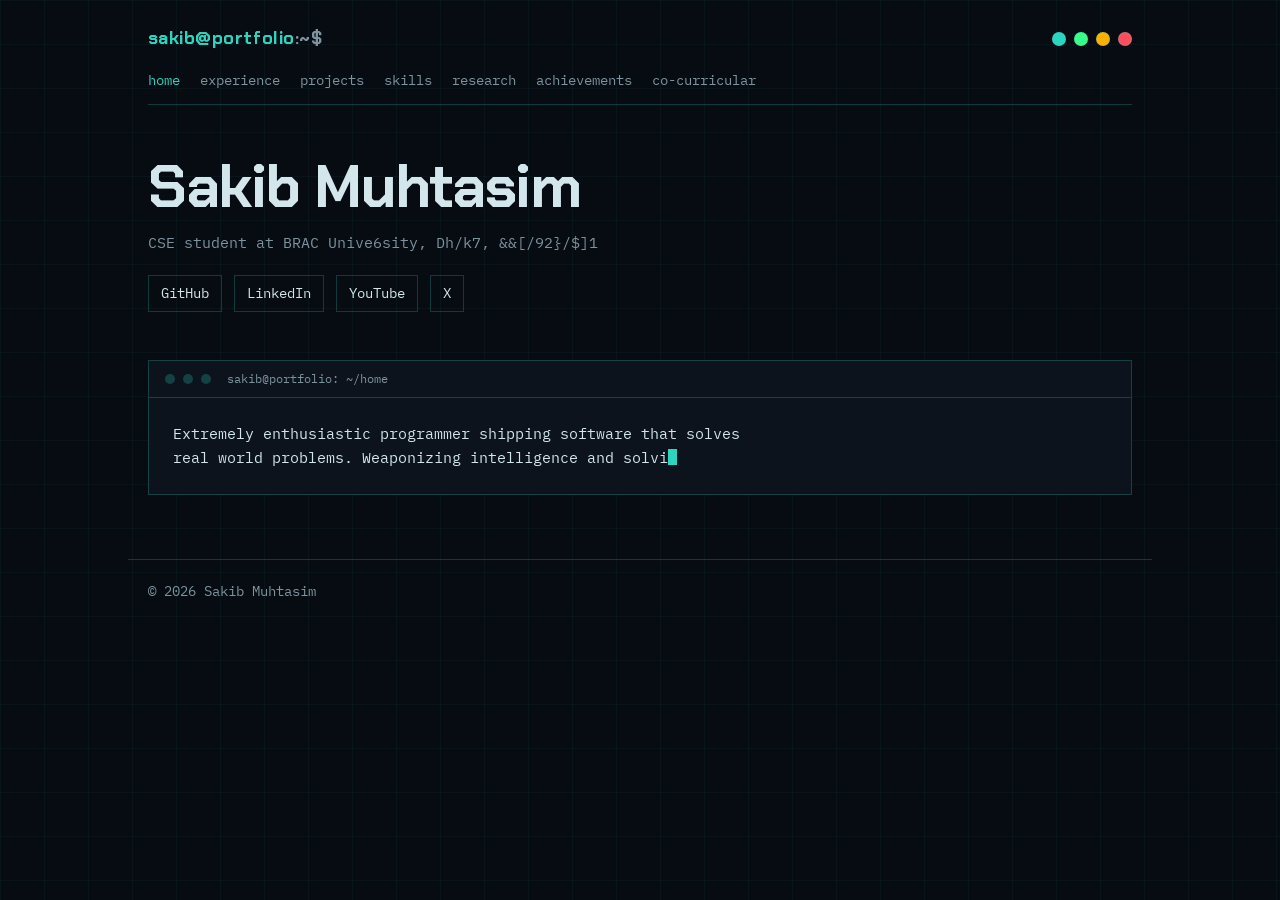
<file: index.html>
<!DOCTYPE html>
<html lang="en" data-theme="teal">
<head>
  <meta charset="UTF-8">
  <meta name="viewport" content="width=device-width, initial-scale=1.0">
  <title>Sakib Muhtasim | Portfolio</title>
  <link rel="icon" type="image/png" href="public/images/logo.png">

  <link rel="stylesheet" href="css/style.css">
  <script src="js/main.js"></script>
</head>

<body>

  <!-- ===== Header ===== -->
  <header class="wrap site-header">
    <div class="topbar">
      <a href="index.html" class="brand">
        <span class="accent">sakib@portfolio</span><span class="dim">:~$</span>
      </a>

      <div class="themes" role="group" aria-label="Color theme">
        <button class="theme-dot" style="background:#2dd4bf" data-set-theme="teal"   aria-label="Teal theme"  title="Teal"></button>
        <button class="theme-dot" style="background:#39ff88" data-set-theme="matrix" aria-label="Green theme" title="Green"></button>
        <button class="theme-dot" style="background:#ffb000" data-set-theme="amber"  aria-label="Amber theme" title="Amber"></button>
        <button class="theme-dot" style="background:#ff4d5e" data-set-theme="red"    aria-label="Red theme"   title="Red"></button>
      </div>
    </div>

    <nav class="nav" aria-label="Main">
      <a href="index.html" class="active">home</a>
      <a href="experience.html">experience</a>
      <a href="projects.html">projects</a>
      <a href="skills.html">skills</a>
      <a href="research.html">research</a>
      <a href="achievements.html">achievements</a>
      <a href="co-curricular.html">co-curricular</a>
    </nav>
  </header>

  <main class="wrap">

    <!-- ===== Intro ===== -->
    <section class="intro">
      <h1 data-scramble>Sakib Muhtasim</h1>
      <p class="tagline" data-scramble>CSE student at BRAC University, Dhaka, Bangladesh.</p>

      <div class="links">
        <a href="https://github.com/Sakif16" target="_blank" rel="noopener noreferrer" class="btn">GitHub</a>
        <a href="https://www.linkedin.com/in/sakib-muhtasim-8b8b69293" target="_blank" rel="noopener noreferrer" class="btn">LinkedIn</a>
        <a href="https://www.youtube.com/@braculaaa" target="_blank" rel="noopener noreferrer" class="btn">YouTube</a>
        <a href="https://x.com/braculaaa" target="_blank" rel="noopener noreferrer" class="btn">X</a>
      </div>
    </section>

    <!-- ===== Terminal frame (page content goes inside) ===== -->
    <section class="terminal" aria-label="Home">
      <div class="terminal-bar">
        <span class="dot"></span><span class="dot"></span><span class="dot"></span>
        <span class="title">sakib@portfolio: ~/home</span>
      </div>

      <div class="terminal-body">
        <div class="home-grid">

          <!-- Bio (placeholder text, edit freely) -->
          <div id="bio" class="bio">
            <p data-type class="ink">
              Extremely enthusiastic programmer shipping software that solves real world problems. Weaponizing intelligence and solving problems along the way.
            </p>
            <p data-type class="dim">
              Active member of BRACU Shikari (BRAC University's Ethical Hacking Division). Vigorously tinkering software implementation in Robotics through embedded systems to be able to step out into the physical world.
            </p>
            <p data-type class="dim">
              Passionate about leveraging A.I. while recognizing the value of human creativity. A.I. can generate code in seconds, but designing effective infrastructure, finding creative solutions, and turning ideas into meaningful products still require human judgment and perspective.
            </p>
            <!-- Currently focusing on -->
            <p data-type class="accent">
              Currently focusing on: DevOps, Machine Learning.
            </p>
          </div>

        </div>
      </div>
    </section>

  </main>

  <footer class="wrap site-footer">
    © 2026 Sakib Muhtasim
  </footer>

</body>
</html>
</file>
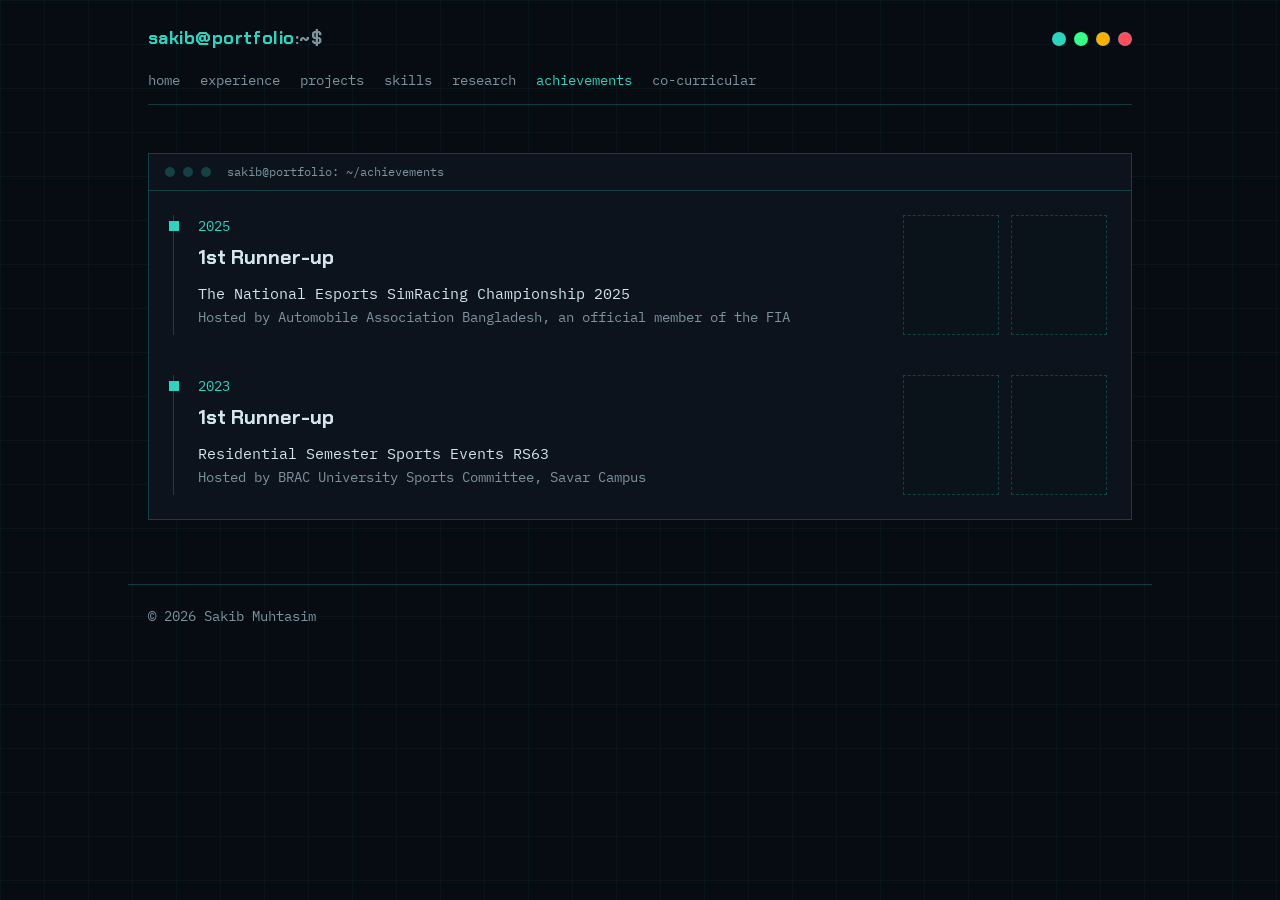
<file: achievements.html>
<!DOCTYPE html>
<html lang="en" data-theme="teal">
<head>
  <meta charset="UTF-8">
  <meta name="viewport" content="width=device-width, initial-scale=1.0">
  <title>Achievements | Sakib Muhtasim</title>
  <link rel="icon" type="image/png" href="public/images/logo.png">

  <link rel="stylesheet" href="css/style.css">
  <script src="js/main.js"></script>
</head>

<body>

  <header class="wrap site-header">
    <div class="topbar">
      <a href="index.html" class="brand"><span class="accent">sakib@portfolio</span><span class="dim">:~$</span></a>

      <div class="themes" role="group" aria-label="Color theme">
        <button class="theme-dot" style="background:#2dd4bf" data-set-theme="teal"   aria-label="Teal theme"  title="Teal"></button>
        <button class="theme-dot" style="background:#39ff88" data-set-theme="matrix" aria-label="Green theme" title="Green"></button>
        <button class="theme-dot" style="background:#ffb000" data-set-theme="amber"  aria-label="Amber theme" title="Amber"></button>
        <button class="theme-dot" style="background:#ff4d5e" data-set-theme="red"    aria-label="Red theme"   title="Red"></button>
      </div>
    </div>

    <nav class="nav" aria-label="Main">
      <a href="index.html">home</a>
      <a href="experience.html">experience</a>
      <a href="projects.html">projects</a>
      <a href="skills.html">skills</a>
      <a href="research.html">research</a>
      <a href="achievements.html" class="active">achievements</a>
      <a href="co-curricular.html">co-curricular</a>
    </nav>
  </header>

  <main class="wrap">

    <section class="terminal" aria-label="Achievements">
      <div class="terminal-bar">
        <span class="dot"></span><span class="dot"></span><span class="dot"></span>
        <span class="title">sakib@portfolio: ~/achievements</span>
      </div>

      <div class="terminal-body">
        <div class="timeline">

          <!-- Copy this whole <article> block for each new achievement (newest first).
               Replace each .achv-photo div with an <img src="..." alt="..."> when ready. -->
          <article class="entry">
            <div class="achv-content">
              <div class="achv-text">
                <p class="when">2025</p>
                <h2>1st Runner-up</h2>
                <p class="desc">The National Esports SimRacing Championship 2025</p>
                <p class="meta">Hosted by Automobile Association Bangladesh, an official member of the FIA</p>
              </div>
              <div class="achv-photos">
                <div class="achv-photo"></div>
                <div class="achv-photo"></div>
              </div>
            </div>
          </article>

          <article class="entry">
            <div class="achv-content">
              <div class="achv-text">
                <p class="when">2023</p>
                <h2>1st Runner-up</h2>
                <p class="desc">Residential Semester Sports Events RS63</p>
                <p class="meta">Hosted by BRAC University Sports Committee, Savar Campus</p>
              </div>
              <div class="achv-photos">
                <div class="achv-photo"></div>
                <div class="achv-photo"></div>
              </div>
            </div>
          </article>

        </div>
      </div>
    </section>

  </main>

  <footer class="wrap site-footer">
    © 2026 Sakib Muhtasim
  </footer>

</body>
</html>
</file>
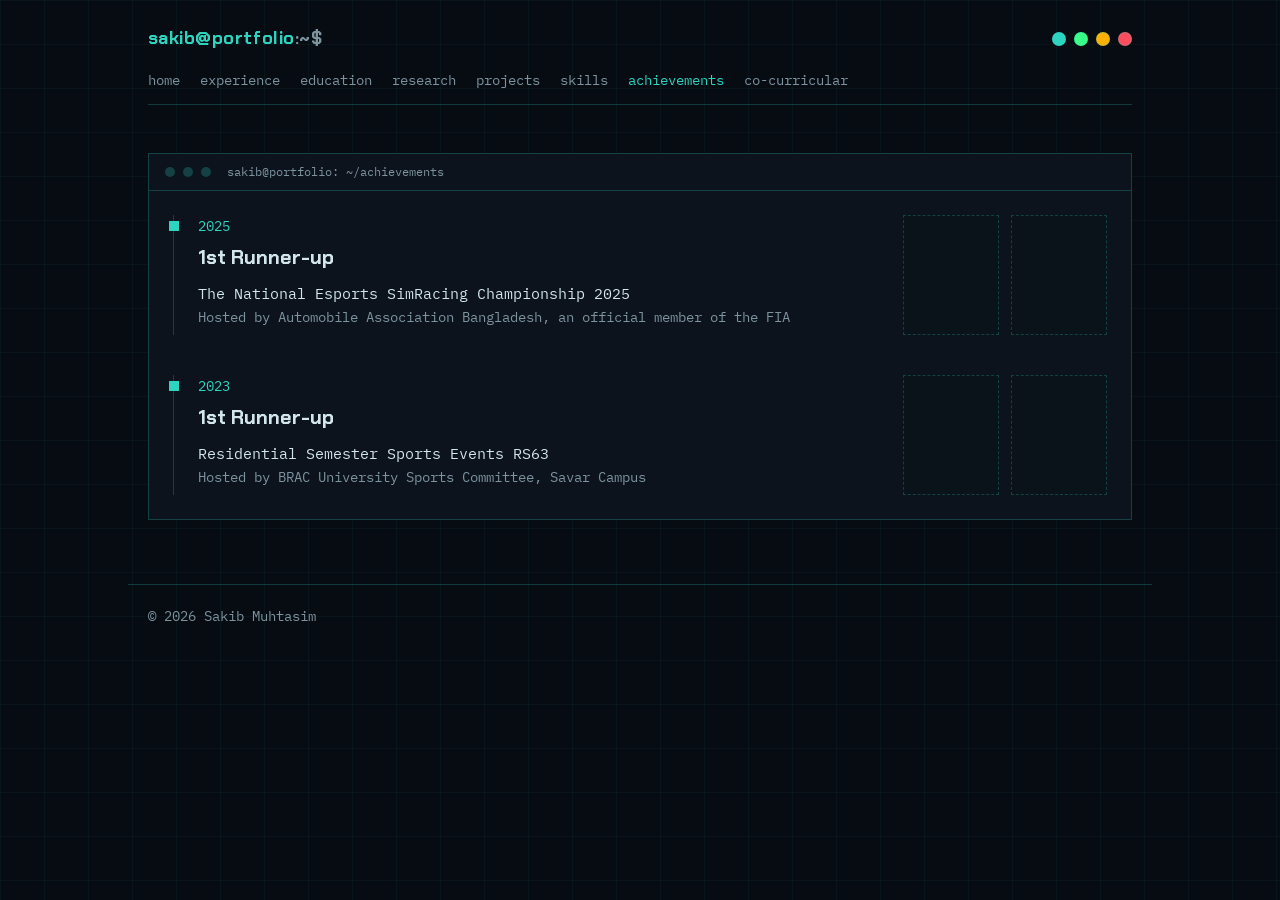
<file: achievementts.html>
<!DOCTYPE html>
<html lang="en" data-theme="teal">
<head>
  <meta charset="UTF-8">
  <meta name="viewport" content="width=device-width, initial-scale=1.0">
  <title>Achievements | Sakib Muhtasim</title>
  <link rel="icon" type="image/png" href="public/images/logo.png">

  <link rel="stylesheet" href="css/style.css">
  <script src="js/main.js"></script>
</head>

<body>

  <header class="wrap site-header">
    <div class="topbar">
      <a href="index.html" class="brand"><span class="accent">sakib@portfolio</span><span class="dim">:~$</span></a>

      <div class="themes" role="group" aria-label="Color theme">
        <button class="theme-dot" style="background:#2dd4bf" data-set-theme="teal"   aria-label="Teal theme"  title="Teal"></button>
        <button class="theme-dot" style="background:#39ff88" data-set-theme="matrix" aria-label="Green theme" title="Green"></button>
        <button class="theme-dot" style="background:#ffb000" data-set-theme="amber"  aria-label="Amber theme" title="Amber"></button>
        <button class="theme-dot" style="background:#ff4d5e" data-set-theme="red"    aria-label="Red theme"   title="Red"></button>
      </div>
    </div>

    <nav class="nav" aria-label="Main">
      <a href="index.html">home</a>
      <a href="experience.html">experience</a>
      <a href="education.html">education</a>
      <a href="research.html">research</a>
      <a href="projects.html">projects</a>
      <a href="skills.html">skills</a>
      <a href="achievements.html" class="active">achievements</a>
      <a href="co-curricular.html">co-curricular</a>
    </nav>
  </header>

  <main class="wrap">

    <section class="terminal" aria-label="Achievements">
      <div class="terminal-bar">
        <span class="dot"></span><span class="dot"></span><span class="dot"></span>
        <span class="title">sakib@portfolio: ~/achievements</span>
      </div>

      <div class="terminal-body">
        <div class="timeline">

          <!-- Copy this whole <article> block for each new achievement (newest first).
               Replace each .achv-photo div with an <img src="..." alt="..."> when ready. -->
          <article class="entry">
            <div class="achv-content">
              <div class="achv-text">
                <p class="when">2025</p>
                <h2>1st Runner-up</h2>
                <p class="desc">The National Esports SimRacing Championship 2025</p>
                <p class="meta">Hosted by Automobile Association Bangladesh, an official member of the FIA</p>
              </div>
              <div class="achv-photos">
                <div class="achv-photo"></div>
                <div class="achv-photo"></div>
              </div>
            </div>
          </article>

          <article class="entry">
            <div class="achv-content">
              <div class="achv-text">
                <p class="when">2023</p>
                <h2>1st Runner-up</h2>
                <p class="desc">Residential Semester Sports Events RS63</p>
                <p class="meta">Hosted by BRAC University Sports Committee, Savar Campus</p>
              </div>
              <div class="achv-photos">
                <div class="achv-photo"></div>
                <div class="achv-photo"></div>
              </div>
            </div>
          </article>

        </div>
      </div>
    </section>

  </main>

  <footer class="wrap site-footer">
    © 2026 Sakib Muhtasim
  </footer>

</body>
</html>
</file>
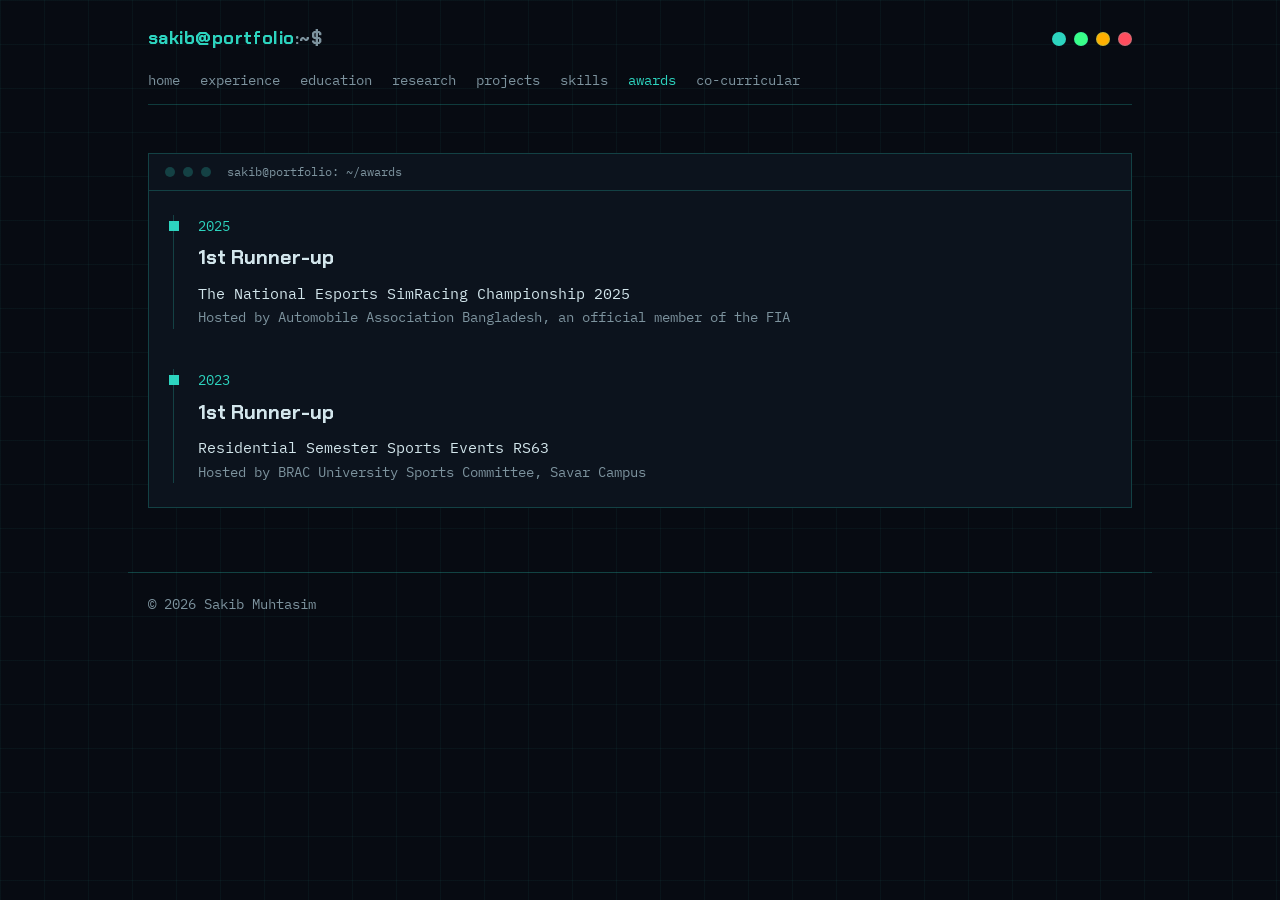
<file: awards.html>
<!DOCTYPE html>
<html lang="en" data-theme="teal">
<head>
  <meta charset="UTF-8">
  <meta name="viewport" content="width=device-width, initial-scale=1.0">
  <title>Awards | Sakib Muhtasim</title>
  <link rel="icon" type="image/png" href="public/images/logo.png">

  <link rel="stylesheet" href="css/style.css">
  <script src="js/main.js"></script>
</head>

<body>

  <header class="wrap site-header">
    <div class="topbar">
      <a href="index.html" class="brand"><span class="accent">sakib@portfolio</span><span class="dim">:~$</span></a>

      <div class="themes" role="group" aria-label="Color theme">
        <button class="theme-dot" style="background:#2dd4bf" data-set-theme="teal"   aria-label="Teal theme"  title="Teal"></button>
        <button class="theme-dot" style="background:#39ff88" data-set-theme="matrix" aria-label="Green theme" title="Green"></button>
        <button class="theme-dot" style="background:#ffb000" data-set-theme="amber"  aria-label="Amber theme" title="Amber"></button>
        <button class="theme-dot" style="background:#ff4d5e" data-set-theme="red"    aria-label="Red theme"   title="Red"></button>
      </div>
    </div>

    <nav class="nav" aria-label="Main">
      <a href="index.html">home</a>
      <a href="experience.html">experience</a>
      <a href="education.html">education</a>
      <a href="research.html">research</a>
      <a href="projects.html">projects</a>
      <a href="skills.html">skills</a>
      <a href="awards.html" class="active">awards</a>
      <a href="co-curricular.html">co-curricular</a>
    </nav>
  </header>

  <main class="wrap">

    <section class="terminal" aria-label="Awards">
      <div class="terminal-bar">
        <span class="dot"></span><span class="dot"></span><span class="dot"></span>
        <span class="title">sakib@portfolio: ~/awards</span>
      </div>

      <div class="terminal-body">
        <div class="timeline">

          <!-- Copy this whole <article> block for each new award (newest first) -->
          <article class="entry">
            <p class="when">2025</p>
            <h2>1st Runner-up</h2>
            <p class="desc">The National Esports SimRacing Championship 2025</p>
            <p class="meta">Hosted by Automobile Association Bangladesh, an official member of the FIA</p>
          </article>

          <article class="entry">
            <p class="when">2023</p>
            <h2>1st Runner-up</h2>
            <p class="desc">Residential Semester Sports Events RS63</p>
            <p class="meta">Hosted by BRAC University Sports Committee, Savar Campus</p>
          </article>

        </div>
      </div>
    </section>

  </main>

  <footer class="wrap site-footer">
    © 2026 Sakib Muhtasim
  </footer>

</body>
</html>
</file>
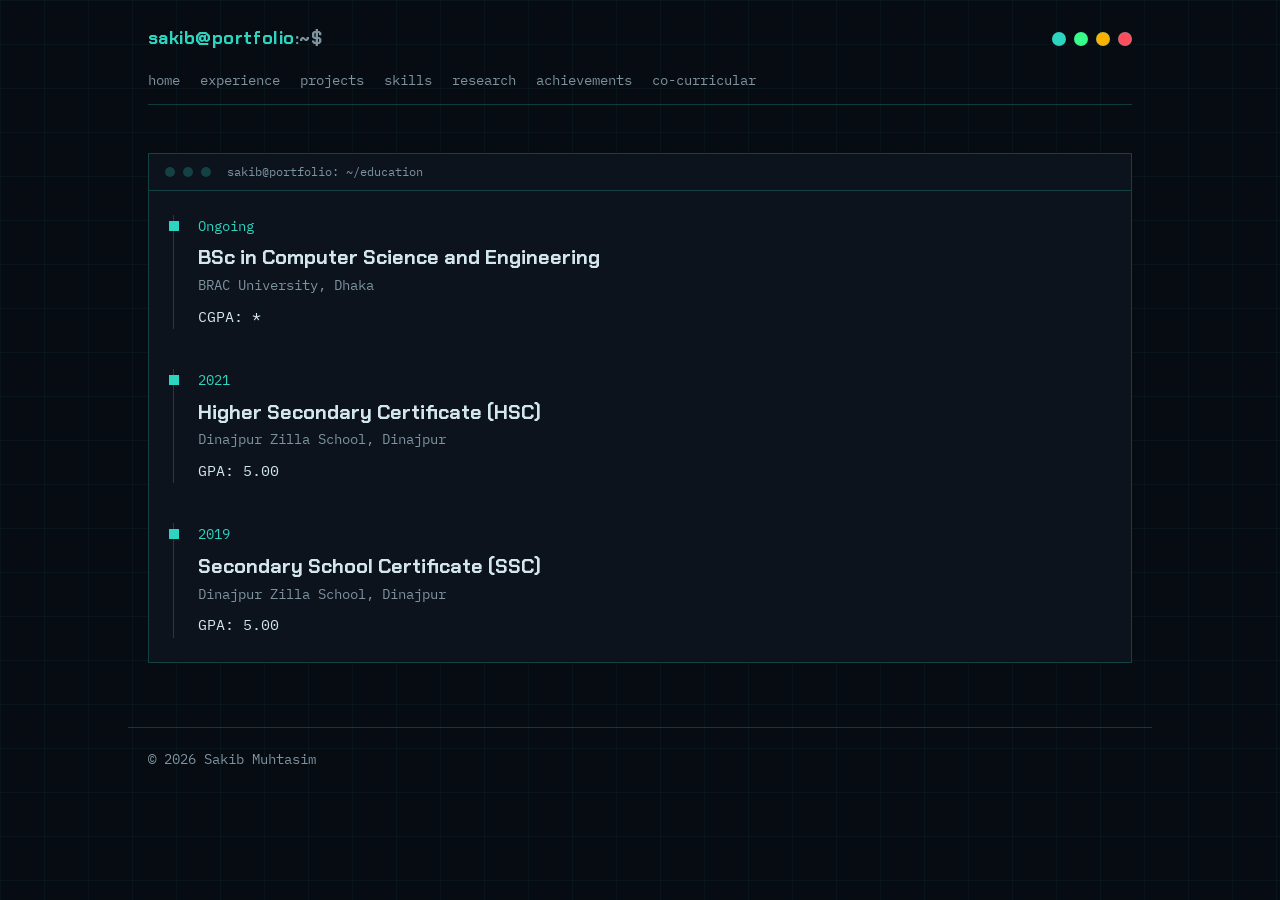
<file: education.html>
<!DOCTYPE html>
<html lang="en" data-theme="teal">
<head>
  <meta charset="UTF-8">
  <meta name="viewport" content="width=device-width, initial-scale=1.0">
  <title>Education | Sakib Muhtasim</title>
  <link rel="icon" type="image/png" href="public/images/logo.png">

  <link rel="stylesheet" href="css/style.css">
  <script src="js/main.js"></script>
</head>

<body>

  <header class="wrap site-header">
    <div class="topbar">
      <a href="index.html" class="brand"><span class="accent">sakib@portfolio</span><span class="dim">:~$</span></a>

      <div class="themes" role="group" aria-label="Color theme">
        <button class="theme-dot" style="background:#2dd4bf" data-set-theme="teal"   aria-label="Teal theme"  title="Teal"></button>
        <button class="theme-dot" style="background:#39ff88" data-set-theme="matrix" aria-label="Green theme" title="Green"></button>
        <button class="theme-dot" style="background:#ffb000" data-set-theme="amber"  aria-label="Amber theme" title="Amber"></button>
        <button class="theme-dot" style="background:#ff4d5e" data-set-theme="red"    aria-label="Red theme"   title="Red"></button>
      </div>
    </div>

    <nav class="nav" aria-label="Main">
      <a href="index.html">home</a>
      <a href="experience.html">experience</a>
      <a href="projects.html">projects</a>
      <a href="skills.html">skills</a>
      <a href="research.html">research</a>
      <a href="achievements.html">achievements</a>
      <a href="co-curricular.html">co-curricular</a>
    </nav>
  </header>

  <main class="wrap">

    <section class="terminal" aria-label="Education">
      <div class="terminal-bar">
        <span class="dot"></span><span class="dot"></span><span class="dot"></span>
        <span class="title">sakib@portfolio: ~/education</span>
      </div>

      <div class="terminal-body">
        <div class="timeline">

          <!-- Copy this whole <article> block for each new degree (newest first) -->
          <article class="entry">
            <p class="when">Ongoing</p>
            <h2>BSc in Computer Science and Engineering</h2>
            <p class="meta">BRAC University, Dhaka</p>
            <p class="desc">CGPA: *</p>
          </article>

          <article class="entry">
            <p class="when">2021</p>
            <h2>Higher Secondary Certificate (HSC)</h2>
            <p class="meta">Dinajpur Zilla School, Dinajpur</p>
            <p class="desc">GPA: 5.00</p>
          </article>

          <article class="entry">
            <p class="when">2019</p>
            <h2>Secondary School Certificate (SSC)</h2>
            <p class="meta">Dinajpur Zilla School, Dinajpur</p>
            <p class="desc">GPA: 5.00</p>
          </article>

        </div>
      </div>
    </section>

  </main>

  <footer class="wrap site-footer">
    © 2026 Sakib Muhtasim
  </footer>

</body>
</html>
</file>
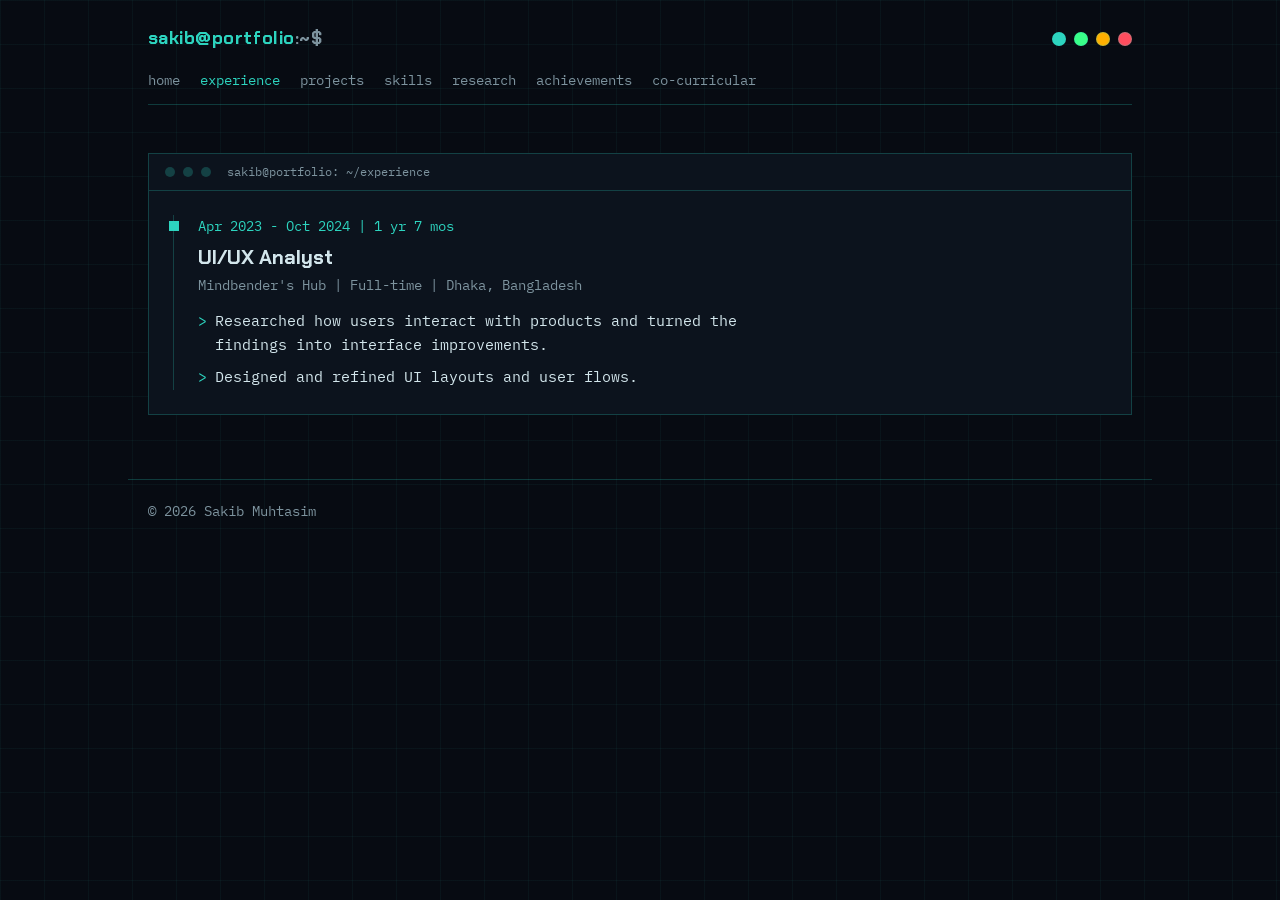
<file: experience.html>
<!DOCTYPE html>
<html lang="en" data-theme="teal">
<head>
  <meta charset="UTF-8">
  <meta name="viewport" content="width=device-width, initial-scale=1.0">
  <title>Experience | Sakib Muhtasim</title>
  <link rel="icon" type="image/png" href="public/images/logo.png">

  <link rel="stylesheet" href="css/style.css">
  <script src="js/main.js"></script>
</head>

<body>

  <header class="wrap site-header">
    <div class="topbar">
      <a href="index.html" class="brand"><span class="accent">sakib@portfolio</span><span class="dim">:~$</span></a>

      <div class="themes" role="group" aria-label="Color theme">
        <button class="theme-dot" style="background:#2dd4bf" data-set-theme="teal"   aria-label="Teal theme"  title="Teal"></button>
        <button class="theme-dot" style="background:#39ff88" data-set-theme="matrix" aria-label="Green theme" title="Green"></button>
        <button class="theme-dot" style="background:#ffb000" data-set-theme="amber"  aria-label="Amber theme" title="Amber"></button>
        <button class="theme-dot" style="background:#ff4d5e" data-set-theme="red"    aria-label="Red theme"   title="Red"></button>
      </div>
    </div>

    <nav class="nav" aria-label="Main">
      <a href="index.html">home</a>
      <a href="experience.html" class="active">experience</a>
      <a href="projects.html">projects</a>
      <a href="skills.html">skills</a>
      <a href="research.html">research</a>
      <a href="achievements.html">achievements</a>
      <a href="co-curricular.html">co-curricular</a>
    </nav>
  </header>

  <main class="wrap">

    <section class="terminal" aria-label="Experience">
      <div class="terminal-bar">
        <span class="dot"></span><span class="dot"></span><span class="dot"></span>
        <span class="title">sakib@portfolio: ~/experience</span>
      </div>

      <div class="terminal-body">
        <div class="timeline">

          <!-- Copy this whole <article> block for each new position (newest first) -->
          <article class="entry">
            <p class="when">Apr 2023 - Oct 2024 | 1 yr 7 mos</p>
            <h2>UI/UX Analyst</h2>
            <p class="meta">Mindbender's Hub | Full-time | Dhaka, Bangladesh</p>

            <!-- Responsibilities (draft, edit to match what you actually did) -->
            <ul class="bullets">
              <li>Researched how users interact with products and turned the findings into interface improvements.</li>
              <li>Designed and refined UI layouts and user flows.</li>
            </ul>
          </article>

        </div>
      </div>
    </section>

  </main>

  <footer class="wrap site-footer">
    © 2026 Sakib Muhtasim
  </footer>

</body>
</html>
</file>
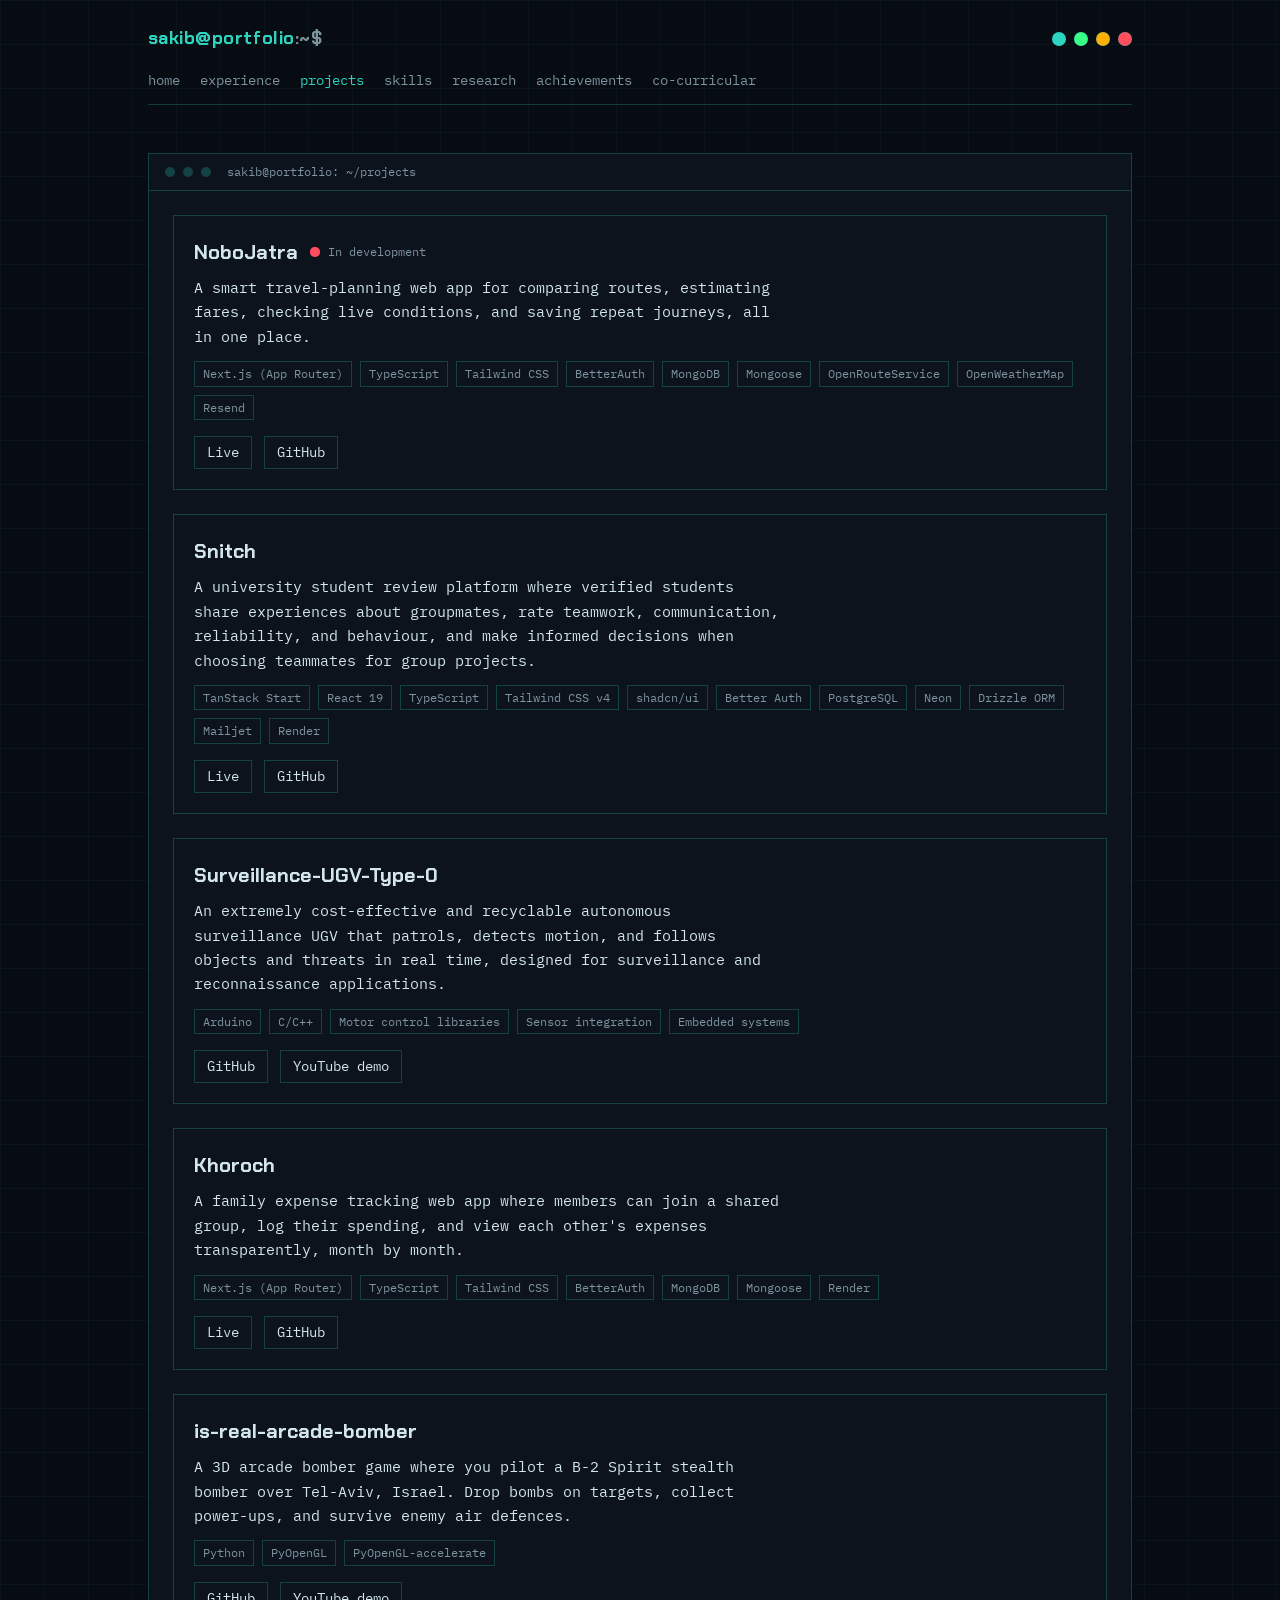
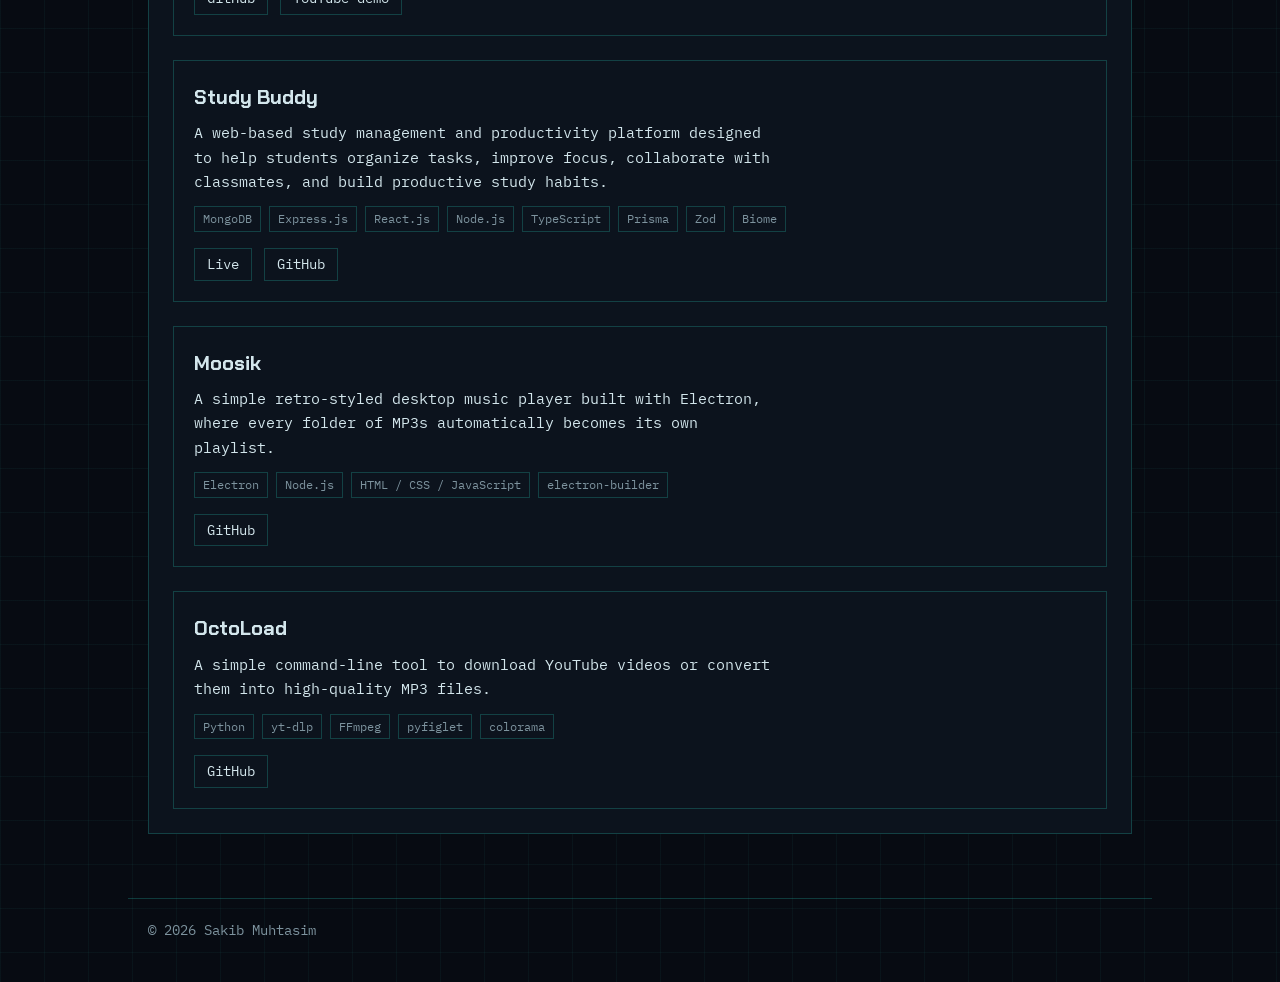
<file: projects.html>
<!DOCTYPE html>
<html lang="en" data-theme="teal">
<head>
  <meta charset="UTF-8">
  <meta name="viewport" content="width=device-width, initial-scale=1.0">
  <title>Projects | Sakib Muhtasim</title>
  <link rel="icon" type="image/png" href="public/images/logo.png">

  <link rel="stylesheet" href="css/style.css">
  <script src="js/main.js"></script>
</head>

<body>

  <header class="wrap site-header">
    <div class="topbar">
      <a href="index.html" class="brand"><span class="accent">sakib@portfolio</span><span class="dim">:~$</span></a>

      <div class="themes" role="group" aria-label="Color theme">
        <button class="theme-dot" style="background:#2dd4bf" data-set-theme="teal"   aria-label="Teal theme"  title="Teal"></button>
        <button class="theme-dot" style="background:#39ff88" data-set-theme="matrix" aria-label="Green theme" title="Green"></button>
        <button class="theme-dot" style="background:#ffb000" data-set-theme="amber"  aria-label="Amber theme" title="Amber"></button>
        <button class="theme-dot" style="background:#ff4d5e" data-set-theme="red"    aria-label="Red theme"   title="Red"></button>
      </div>
    </div>

    <nav class="nav" aria-label="Main">
      <a href="index.html">home</a>
      <a href="experience.html">experience</a>
      <a href="projects.html" class="active">projects</a>
      <a href="skills.html">skills</a>
      <a href="research.html">research</a>
      <a href="achievements.html">achievements</a>
      <a href="co-curricular.html">co-curricular</a>
    </nav>
  </header>

  <main class="wrap">

    <section class="terminal" aria-label="Projects">
      <div class="terminal-bar">
        <span class="dot"></span><span class="dot"></span><span class="dot"></span>
        <span class="title">sakib@portfolio: ~/projects</span>
      </div>

      <div class="terminal-body">
        <div class="cards">

          <!-- Copy this whole <article> block for each new project -->

          <!-- NoboJatra (in development: blinking red dot) -->
          <article class="card">
            <div class="title-row">
              <h2>NoboJatra</h2>
              <span class="status" title="Currently in development">
                <span class="ping"><span class="ping-ring"></span><span class="ping-core"></span></span>
                In development
              </span>
            </div>
            <p class="desc">A smart travel-planning web app for comparing routes, estimating fares, checking live conditions, and saving repeat journeys, all in one place.</p>
            <div class="tags">
              <span class="tag">Next.js (App Router)</span>
              <span class="tag">TypeScript</span>
              <span class="tag">Tailwind CSS</span>
              <span class="tag">BetterAuth</span>
              <span class="tag">MongoDB</span>
              <span class="tag">Mongoose</span>
              <span class="tag">OpenRouteService</span>
              <span class="tag">OpenWeatherMap</span>
              <span class="tag">Resend</span>
            </div>
            <div class="card-links">
              <a href="https://nobojatra.onrender.com" target="_blank" rel="noopener noreferrer" class="btn btn-sm">Live</a>
              <a href="https://github.com/Sakif16/nobojatra" target="_blank" rel="noopener noreferrer" class="btn btn-sm">GitHub</a>
            </div>
          </article>

          <!-- Snitch -->
          <article class="card">
            <h2>Snitch</h2>
            <p class="desc">A university student review platform where verified students share experiences about groupmates, rate teamwork, communication, reliability, and behaviour, and make informed decisions when choosing teammates for group projects.</p>
            <div class="tags">
              <span class="tag">TanStack Start</span>
              <span class="tag">React 19</span>
              <span class="tag">TypeScript</span>
              <span class="tag">Tailwind CSS v4</span>
              <span class="tag">shadcn/ui</span>
              <span class="tag">Better Auth</span>
              <span class="tag">PostgreSQL</span>
              <span class="tag">Neon</span>
              <span class="tag">Drizzle ORM</span>
              <span class="tag">Mailjet</span>
              <span class="tag">Render</span>
            </div>
            <div class="card-links">
              <a href="https://snitch-w8az.onrender.com" target="_blank" rel="noopener noreferrer" class="btn btn-sm">Live</a>
              <a href="https://github.com/Sakif16/snitch" target="_blank" rel="noopener noreferrer" class="btn btn-sm">GitHub</a>
            </div>
          </article>

          <!-- Surveillance-UGV-Type-0 -->
          <article class="card">
            <h2>Surveillance-UGV-Type-0</h2>
            <p class="desc">An extremely cost-effective and recyclable autonomous surveillance UGV that patrols, detects motion, and follows objects and threats in real time, designed for surveillance and reconnaissance applications.</p>
            <div class="tags">
              <span class="tag">Arduino</span>
              <span class="tag">C/C++</span>
              <span class="tag">Motor control libraries</span>
              <span class="tag">Sensor integration</span>
              <span class="tag">Embedded systems</span>
            </div>
            <div class="card-links">
              <a href="https://github.com/Sakif16/Surveillance-UGV-Type-0" target="_blank" rel="noopener noreferrer" class="btn btn-sm">GitHub</a>
              <a href="https://youtu.be/xMGt-dS8Khw" target="_blank" rel="noopener noreferrer" class="btn btn-sm">YouTube demo</a>
            </div>
          </article>

          <!-- Khoroch -->
          <article class="card">
            <h2>Khoroch</h2>
            <p class="desc">A family expense tracking web app where members can join a shared group, log their spending, and view each other's expenses transparently, month by month.</p>
            <div class="tags">
              <span class="tag">Next.js (App Router)</span>
              <span class="tag">TypeScript</span>
              <span class="tag">Tailwind CSS</span>
              <span class="tag">BetterAuth</span>
              <span class="tag">MongoDB</span>
              <span class="tag">Mongoose</span>
              <span class="tag">Render</span>
            </div>
            <div class="card-links">
              <a href="https://khoroch.onrender.com" target="_blank" rel="noopener noreferrer" class="btn btn-sm">Live</a>
              <a href="https://github.com/Sakif16/khoroch" target="_blank" rel="noopener noreferrer" class="btn btn-sm">GitHub</a>
            </div>
          </article>

          <!-- is-real-arcade-bomber -->
          <article class="card">
            <h2>is-real-arcade-bomber</h2>
            <p class="desc">A 3D arcade bomber game where you pilot a B-2 Spirit stealth bomber over Tel-Aviv, Israel. Drop bombs on targets, collect power-ups, and survive enemy air defences.</p>
            <div class="tags">
              <span class="tag">Python</span>
              <span class="tag">PyOpenGL</span>
              <span class="tag">PyOpenGL-accelerate</span>
            </div>
            <div class="card-links">
              <a href="https://github.com/Sakif16/is-real-arcade-bomber" target="_blank" rel="noopener noreferrer" class="btn btn-sm">GitHub</a>
              <a href="https://youtu.be/_eX3l-xc9ho" target="_blank" rel="noopener noreferrer" class="btn btn-sm">YouTube demo</a>
            </div>
          </article>

          <!-- Study Buddy -->
          <article class="card">
            <h2>Study Buddy</h2>
            <p class="desc">A web-based study management and productivity platform designed to help students organize tasks, improve focus, collaborate with classmates, and build productive study habits.</p>
            <div class="tags">
              <span class="tag">MongoDB</span>
              <span class="tag">Express.js</span>
              <span class="tag">React.js</span>
              <span class="tag">Node.js</span>
              <span class="tag">TypeScript</span>
              <span class="tag">Prisma</span>
              <span class="tag">Zod</span>
              <span class="tag">Biome</span>
            </div>
            <div class="card-links">
              <a href="https://study-buddy-pqwb.onrender.com" target="_blank" rel="noopener noreferrer" class="btn btn-sm">Live</a>
              <a href="https://github.com/Sakif16/study-buddy" target="_blank" rel="noopener noreferrer" class="btn btn-sm">GitHub</a>
            </div>
          </article>

          <!-- Moosik -->
          <article class="card">
            <h2>Moosik</h2>
            <p class="desc">A simple retro-styled desktop music player built with Electron, where every folder of MP3s automatically becomes its own playlist.</p>
            <div class="tags">
              <span class="tag">Electron</span>
              <span class="tag">Node.js</span>
              <span class="tag">HTML / CSS / JavaScript</span>
              <span class="tag">electron-builder</span>
            </div>
            <div class="card-links">
              <a href="https://github.com/Sakif16/moosik" target="_blank" rel="noopener noreferrer" class="btn btn-sm">GitHub</a>
            </div>
          </article>

          <!-- OctoLoad -->
          <article class="card">
            <h2>OctoLoad</h2>
            <p class="desc">A simple command-line tool to download YouTube videos or convert them into high-quality MP3 files.</p>
            <div class="tags">
              <span class="tag">Python</span>
              <span class="tag">yt-dlp</span>
              <span class="tag">FFmpeg</span>
              <span class="tag">pyfiglet</span>
              <span class="tag">colorama</span>
            </div>
            <div class="card-links">
              <a href="https://github.com/Sakif16/octoloader" target="_blank" rel="noopener noreferrer" class="btn btn-sm">GitHub</a>
            </div>
          </article>

        </div>
      </div>
    </section>

  </main>

  <footer class="wrap site-footer">
    © 2026 Sakib Muhtasim
  </footer>

</body>
</html>
</file>
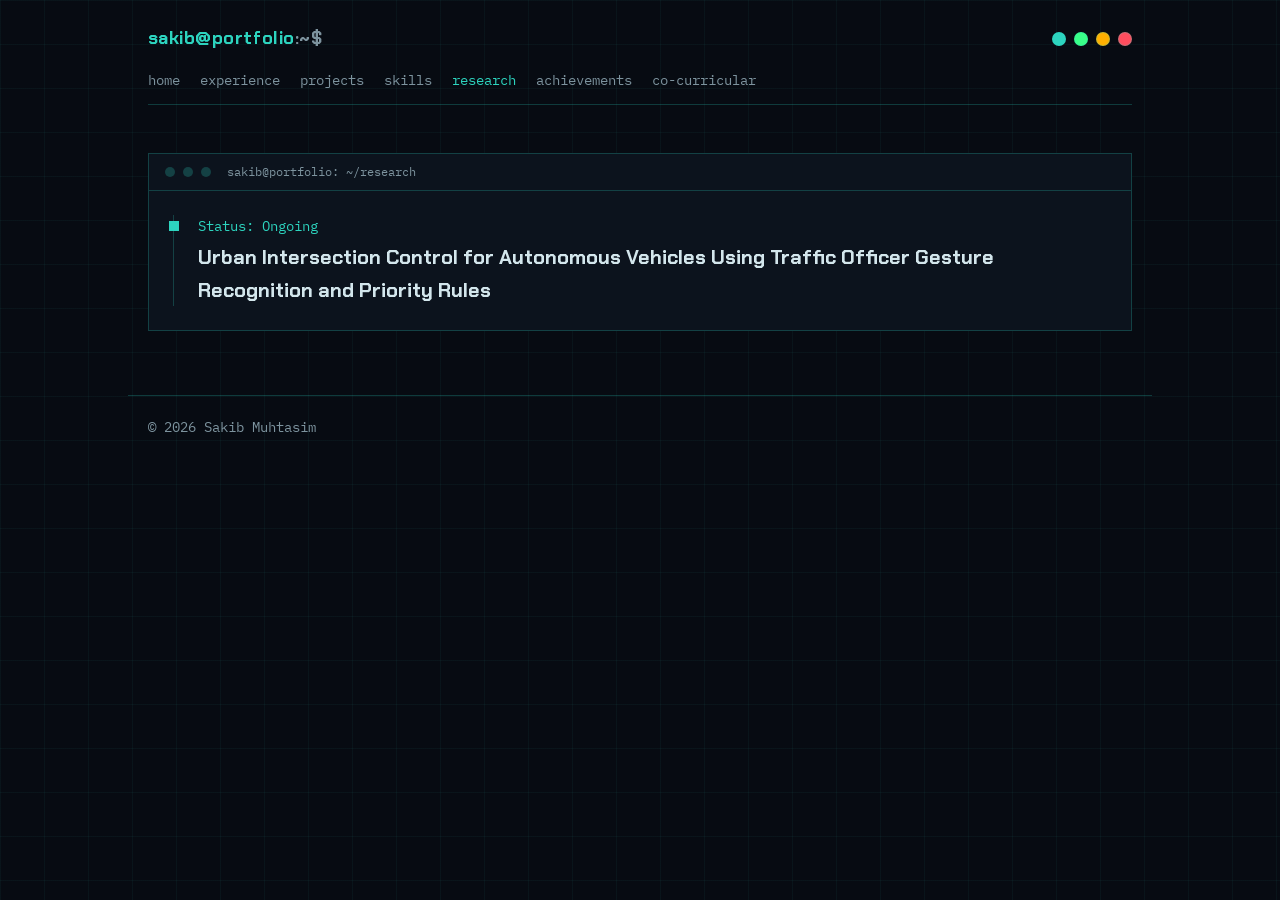
<file: research.html>
<!DOCTYPE html>
<html lang="en" data-theme="teal">
<head>
  <meta charset="UTF-8">
  <meta name="viewport" content="width=device-width, initial-scale=1.0">
  <title>Research | Sakib Muhtasim</title>
  <link rel="icon" type="image/png" href="public/images/logo.png">

  <link rel="stylesheet" href="css/style.css">
  <script src="js/main.js"></script>
</head>

<body>

  <header class="wrap site-header">
    <div class="topbar">
      <a href="index.html" class="brand"><span class="accent">sakib@portfolio</span><span class="dim">:~$</span></a>

      <div class="themes" role="group" aria-label="Color theme">
        <button class="theme-dot" style="background:#2dd4bf" data-set-theme="teal"   aria-label="Teal theme"  title="Teal"></button>
        <button class="theme-dot" style="background:#39ff88" data-set-theme="matrix" aria-label="Green theme" title="Green"></button>
        <button class="theme-dot" style="background:#ffb000" data-set-theme="amber"  aria-label="Amber theme" title="Amber"></button>
        <button class="theme-dot" style="background:#ff4d5e" data-set-theme="red"    aria-label="Red theme"   title="Red"></button>
      </div>
    </div>

    <nav class="nav" aria-label="Main">
      <a href="index.html">home</a>
      <a href="experience.html">experience</a>
      <a href="projects.html">projects</a>
      <a href="skills.html">skills</a>
      <a href="research.html" class="active">research</a>
      <a href="achievements.html">achievements</a>
      <a href="co-curricular.html">co-curricular</a>
    </nav>
  </header>

  <main class="wrap">

    <section class="terminal" aria-label="Research">
      <div class="terminal-bar">
        <span class="dot"></span><span class="dot"></span><span class="dot"></span>
        <span class="title">sakib@portfolio: ~/research</span>
      </div>

      <div class="terminal-body">
        <div class="timeline">

          <!-- Copy this whole <article> block for each new research entry -->
          <article class="entry">
            <p class="when">Status: Ongoing</p>
            <h2>Urban Intersection Control for Autonomous Vehicles Using Traffic Officer Gesture Recognition and Priority Rules</h2>

            <!-- Optional: uncomment and fill in when you're ready
            <p class="desc">A short summary of the research goes here.</p>
            <div class="card-links">
              <a href="#" class="btn btn-sm">Read paper</a>
            </div>
            -->
          </article>

        </div>
      </div>
    </section>

  </main>

  <footer class="wrap site-footer">
    © 2026 Sakib Muhtasim
  </footer>

</body>
</html>
</file>
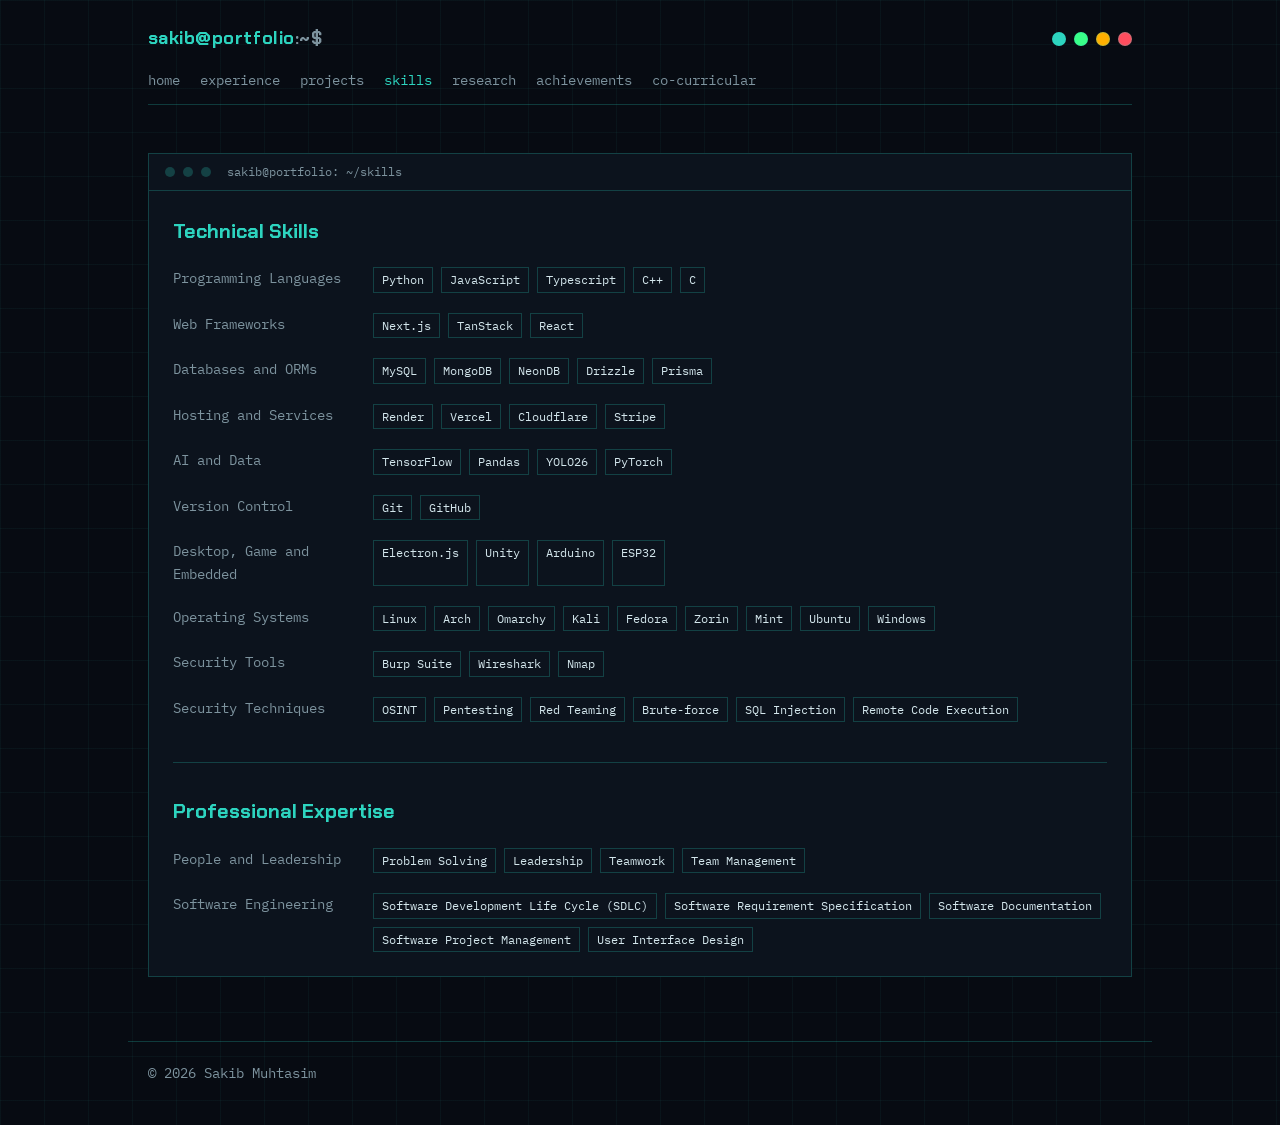
<file: skills.html>
<!DOCTYPE html>
<html lang="en" data-theme="teal">
<head>
  <meta charset="UTF-8">
  <meta name="viewport" content="width=device-width, initial-scale=1.0">
  <title>Skills | Sakib Muhtasim</title>
  <link rel="icon" type="image/png" href="public/images/logo.png">

  <link rel="stylesheet" href="css/style.css">
  <script src="js/main.js"></script>
</head>

<body>

  <header class="wrap site-header">
    <div class="topbar">
      <a href="index.html" class="brand"><span class="accent">sakib@portfolio</span><span class="dim">:~$</span></a>

      <div class="themes" role="group" aria-label="Color theme">
        <button class="theme-dot" style="background:#2dd4bf" data-set-theme="teal"   aria-label="Teal theme"  title="Teal"></button>
        <button class="theme-dot" style="background:#39ff88" data-set-theme="matrix" aria-label="Green theme" title="Green"></button>
        <button class="theme-dot" style="background:#ffb000" data-set-theme="amber"  aria-label="Amber theme" title="Amber"></button>
        <button class="theme-dot" style="background:#ff4d5e" data-set-theme="red"    aria-label="Red theme"   title="Red"></button>
      </div>
    </div>

    <nav class="nav" aria-label="Main">
      <a href="index.html">home</a>
      <a href="experience.html">experience</a>
      <a href="projects.html">projects</a>
      <a href="skills.html" class="active">skills</a>
      <a href="research.html">research</a>
      <a href="achievements.html">achievements</a>
      <a href="co-curricular.html">co-curricular</a>
    </nav>
  </header>

  <main class="wrap">

    <section class="terminal" aria-label="Skills">
      <div class="terminal-bar">
        <span class="dot"></span><span class="dot"></span><span class="dot"></span>
        <span class="title">sakib@portfolio: ~/skills</span>
      </div>

      <div class="terminal-body">

        <!-- ===== Technical Skills ===== -->
        <h2 class="section-title">Technical Skills</h2>

        <dl class="groups">
          <dt>Programming Languages</dt>
          <dd>
            <span class="tag">Python</span>
            <span class="tag">JavaScript</span>
            <span class="tag">Typescript</span>
            <span class="tag">C++</span>
            <span class="tag">C</span>
          </dd>

          <dt>Web Frameworks</dt>
          <dd>
            <span class="tag">Next.js</span>
            <span class="tag">TanStack</span>
            <span class="tag">React</span>
          </dd>

          <dt>Databases and ORMs</dt>
          <dd>
            <span class="tag">MySQL</span>
            <span class="tag">MongoDB</span>
            <span class="tag">NeonDB</span>
            <span class="tag">Drizzle</span>
            <span class="tag">Prisma</span>
          </dd>

          <dt>Hosting and Services</dt>
          <dd>
            <span class="tag">Render</span>
            <span class="tag">Vercel</span>
            <span class="tag">Cloudflare</span>
            <span class="tag">Stripe</span>
          </dd>

          <dt>AI and Data</dt>
          <dd>
            <span class="tag">TensorFlow</span>
            <span class="tag">Pandas</span>
            <span class="tag">YOLO26</span>
            <span class="tag">PyTorch</span>
          </dd>

          <dt>Version Control</dt>
          <dd>
            <span class="tag">Git</span>
            <span class="tag">GitHub</span>
          </dd>

          <dt>Desktop, Game and Embedded</dt>
          <dd>
            <span class="tag">Electron.js</span>
            <span class="tag">Unity</span>
            <span class="tag">Arduino</span>
            <span class="tag">ESP32</span>
          </dd>

          <dt>Operating Systems</dt>
          <dd>
            <span class="tag">Linux</span>
            <span class="tag">Arch</span>
            <span class="tag">Omarchy</span>
            <span class="tag">Kali</span>
            <span class="tag">Fedora</span>
            <span class="tag">Zorin</span>
            <span class="tag">Mint</span>
            <span class="tag">Ubuntu</span>
            <span class="tag">Windows</span>
          </dd>

          <dt>Security Tools</dt>
          <dd>
            <span class="tag">Burp Suite</span>
            <span class="tag">Wireshark</span>
            <span class="tag">Nmap</span>
          </dd>

          <dt>Security Techniques</dt>
          <dd>
            <span class="tag">OSINT</span>
            <span class="tag">Pentesting</span>
            <span class="tag">Red Teaming</span>
            <span class="tag">Brute-force</span>
            <span class="tag">SQL Injection</span>
            <span class="tag">Remote Code Execution</span>
          </dd>
        </dl>

        <!-- ===== Professional Expertise ===== -->
        <h2 class="section-title spaced">Professional Expertise</h2>

        <dl class="groups">
          <dt>People and Leadership</dt>
          <dd>
            <span class="tag">Problem Solving</span>
            <span class="tag">Leadership</span>
            <span class="tag">Teamwork</span>
            <span class="tag">Team Management</span>
          </dd>

          <dt>Software Engineering</dt>
          <dd>
            <span class="tag">Software Development Life Cycle (SDLC)</span>
            <span class="tag">Software Requirement Specification</span>
            <span class="tag">Software Documentation</span>
            <span class="tag">Software Project Management</span>
            <span class="tag">User Interface Design</span>
          </dd>
        </dl>

      </div>
    </section>

  </main>

  <footer class="wrap site-footer">
    © 2026 Sakib Muhtasim
  </footer>

</body>
</html>
</file>
<file: css/style.css>
@import url("https://fonts.googleapis.com/css2?family=Chakra+Petch:wght@500;700&family=IBM+Plex+Mono:wght@400;500&display=swap");

/* ---------- Themes (switch with the dots, top right) ---------- */
html, html[data-theme="teal"] { --bg:#070b12; --panel:#0c131d; --ink:#d3e6ec; --dim:#7d939e; --accent:#2dd4bf; }
html[data-theme="matrix"]     { --bg:#050a06; --panel:#09130b; --ink:#d5f5dd; --dim:#6f9077; --accent:#39ff88; }
html[data-theme="amber"]      { --bg:#0b0803; --panel:#140f05; --ink:#f3e4c4; --dim:#9a8660; --accent:#ffb000; }
html[data-theme="red"]        { --bg:#0c0709; --panel:#160c0f; --ink:#f0d9dc; --dim:#9a7880; --accent:#ff4d5e; }

html { --line: color-mix(in srgb, var(--accent) 24%, transparent); background: var(--bg); }

/* ---------- Base ---------- */
*, *::before, *::after { box-sizing: border-box; }

/* ---------- Hide all scrollbars (scrolling still works) ---------- */
* {
  scrollbar-width: none;      /* Firefox */
  -ms-overflow-style: none;   /* old Edge */
}
*::-webkit-scrollbar {
  display: none;              /* Chrome, Edge, Brave, Safari */
}

body {
  margin: 0;
  min-height: 100vh;
  background-color: var(--bg);
  background-image:
    linear-gradient(color-mix(in srgb, var(--accent) 5%, transparent) 1px, transparent 1px),
    linear-gradient(90deg, color-mix(in srgb, var(--accent) 5%, transparent) 1px, transparent 1px);
  background-size: 44px 44px;
  color: var(--ink);
  font-family: "IBM Plex Mono", ui-monospace, monospace;
  font-size: 15px;
  line-height: 1.625;
}

h1, h2, h3, p, ul, dl, dd, figure { margin: 0; }
ul { padding: 0; list-style: none; }
a { color: inherit; text-decoration: none; }
button { font: inherit; color: inherit; background: none; border: 0; padding: 0; cursor: pointer; }
img { display: block; max-width: 100%; }
[hidden] { display: none !important; }

h1, h2, h3, .brand {
  font-family: "Chakra Petch", system-ui, sans-serif;
  font-weight: 700;
}

::selection { background: var(--accent); color: var(--bg); }
a:focus-visible, button:focus-visible { outline: 2px solid var(--accent); outline-offset: 3px; }

.ink    { color: var(--ink); }
.dim    { color: var(--dim); }
.accent { color: var(--accent); }

/* ---------- Layout ---------- */
.wrap { max-width: 64rem; margin: 0 auto; padding-left: 1.25rem; padding-right: 1.25rem; }
main.wrap { padding-top: 3rem; padding-bottom: 4rem; }

/* ---------- Header ---------- */
.site-header { padding-top: 1.5rem; }

.topbar { display: flex; align-items: center; justify-content: space-between; gap: 1rem; }
.brand { font-size: 1.125rem; letter-spacing: .025em; }

.themes { display: flex; align-items: center; gap: .5rem; }
.theme-dot {
  width: 14px;
  height: 14px;
  border-radius: 9999px;
  border: 1px solid var(--line);
}


.nav {
  display: flex;
  gap: 1.25rem;
  margin-top: 1rem;
  padding-bottom: .75rem;
  overflow-x: auto;
  white-space: nowrap;
  border-bottom: 1px solid var(--line);
  font-size: .875rem;
}
.nav a { color: var(--dim); }
.nav a:hover, .nav a.active { color: var(--accent); }

/* ---------- Footer ---------- */
.site-footer {
  padding-top: 1.25rem;
  padding-bottom: 2.5rem;
  border-top: 1px solid var(--line);
  font-size: .875rem;
  color: var(--dim);
}

/* ---------- Intro (home page) ---------- */
.intro h1 { font-size: 3rem; line-height: 1.1; letter-spacing: -.025em; }
.intro .tagline { margin-top: .75rem; max-width: 65ch; color: var(--dim); }

.links { display: flex; flex-wrap: wrap; gap: .75rem; margin-top: 1.25rem; font-size: .875rem; }
.btn { display: inline-block; border: 1px solid var(--line); padding: .375rem .75rem; }
.btn:hover { background: var(--panel); border-color: var(--accent); }
.btn-sm { padding: .25rem .75rem; }

/* ---------- Terminal frame ---------- */
.terminal { border: 1px solid var(--line); background: var(--panel); }
.intro + .terminal { margin-top: 3rem; }

.terminal-bar {
  display: flex;
  align-items: center;
  gap: .5rem;
  padding: .5rem 1rem;
  border-bottom: 1px solid var(--line);
  font-size: .75rem;
  color: var(--dim);
}
.terminal-bar .dot { width: 10px; height: 10px; border-radius: 9999px; background: var(--line); }
.terminal-bar .title { margin-left: .5rem; }

.terminal-body { padding: 1.5rem 1.25rem; }

/* ---------- Home: bio ---------- */
.home-grid { display: grid; align-items: start; gap: 2rem; }

.bio { max-width: 65ch; }
.bio p + p { margin-top: 1rem; }

/* Terminal cursor */
.cursor {
  display: inline-block;
  width: .6em;
  height: 1.1em;
  background: var(--accent);
  vertical-align: -.15em;
  animation: blink 1s steps(1) infinite;
}
@keyframes blink { 50% { opacity: 0; } }

/* ---------- Timeline (experience, education, research, achievements) ---------- */
.timeline { display: flex; flex-direction: column; gap: 2.5rem; }

.entry { position: relative; padding-left: 1.5rem; border-left: 1px solid var(--line); }
.entry::before {
  content: "";
  position: absolute;
  left: -5px;
  top: .375rem;
  width: 10px;
  height: 10px;
  background: var(--accent);
}
.entry .when  { font-size: .875rem; color: var(--accent); }
.entry h2     { margin-top: .25rem; font-size: 1.25rem; max-width: 65ch; }
.entry .meta  { font-size: .875rem; color: var(--dim); }
.entry .desc  { margin-top: .5rem; max-width: 65ch; }

.bullets { margin-top: .75rem; max-width: 65ch; }
.bullets li { display: flex; gap: .5rem; }
.bullets li + li { margin-top: .5rem; }
.bullets li::before { content: ">"; color: var(--accent); }

/* ---------- Achievements: photo spaces ---------- */
.achv-content { display: flex; flex-wrap: wrap; align-items: flex-start; justify-content: space-between; gap: 1.25rem; }
.achv-text { flex: 1 1 16rem; min-width: 0; }
.achv-photos { display: flex; gap: .75rem; flex-shrink: 0; }
.achv-photo {
  width: 6rem;
  aspect-ratio: 4 / 5;
  border: 1px dashed var(--line);
  background: color-mix(in srgb, var(--accent) 4%, var(--bg));
}
.achv-photo img { width: 100%; height: 100%; object-fit: cover; }

/* ---------- Cards (projects, sim racing and karting) ---------- */
.cards { display: grid; gap: 1.5rem; }
.card { border: 1px solid var(--line); padding: 1.25rem; }
.card h2 { font-size: 1.25rem; }
.card h3 { font-size: 1.125rem; }
.card .desc { margin-top: .5rem; max-width: 65ch; }

.title-row { display: flex; flex-wrap: wrap; align-items: center; gap: .75rem; }

.tags { display: flex; flex-wrap: wrap; gap: .5rem; margin-top: .75rem; }
.tag { border: 1px solid var(--line); padding: .125rem .5rem; font-size: .75rem; color: var(--dim); }
.card-links { display: flex; flex-wrap: wrap; gap: .75rem; margin-top: 1rem; font-size: .875rem; }

/* "In development" blinking red dot */
.status { display: flex; align-items: center; gap: .5rem; font-size: .75rem; color: var(--dim); }
.ping { position: relative; display: inline-flex; width: 10px; height: 10px; }
.ping-ring, .ping-core { border-radius: 9999px; background: #ff4d5e; }
.ping-ring { position: absolute; inset: 0; opacity: .75; animation: ping 1s cubic-bezier(0, 0, .2, 1) infinite; }
.ping-core { position: relative; width: 10px; height: 10px; }
@keyframes ping { 75%, 100% { transform: scale(2); opacity: 0; } }

/* ---------- Skills ---------- */
.section-title { font-size: 1.25rem; color: var(--accent); }
.section-title.spaced { margin-top: 2.5rem; padding-top: 2rem; border-top: 1px solid var(--line); }

.groups { display: grid; gap: 1.25rem 1.5rem; margin-top: 1.25rem; }
.groups dt { font-size: .875rem; color: var(--dim); }
.groups dd { display: flex; flex-wrap: wrap; gap: .5rem; }
.groups .tag { color: var(--ink); }

/* ---------- Co-curricular ---------- */
.two-col { display: grid; gap: 1rem; margin-top: 1.25rem; }
.result { margin-top: .75rem; font-size: .875rem; color: var(--accent); }

.media-grid { display: grid; grid-template-columns: repeat(2, 1fr); gap: 1rem; margin-top: 1.25rem; }
.media { display: block; border: 1px solid var(--line); }
a.media:hover { border-color: var(--accent); }
.media .thumb {
  aspect-ratio: 16 / 9;
  display: flex;
  align-items: center;
  justify-content: center;
  background: var(--bg);
  color: var(--dim);
  font-size: .875rem;
}
.media .thumb.tall { aspect-ratio: 4 / 5; }
.media .thumb img, .media .thumb video { width: 100%; height: 100%; object-fit: cover; }
.media .thumb.tall img { object-fit: contain; }

.media .thumb.reel { aspect-ratio: 9 / 16; }
.media .thumb.reel video { object-fit: contain; }

.media .caption { padding: .75rem; font-size: .875rem; }

/* ---------- Larger screens ---------- */
@media (min-width: 640px) {
  .terminal-body { padding: 1.5rem; }
  .intro h1 { font-size: 3.75rem; }
  .groups { grid-template-columns: 11rem 1fr; }
  .two-col { grid-template-columns: repeat(2, 1fr); }
  .media-grid { grid-template-columns: repeat(4, 1fr); }
}
@media (min-width: 1024px) {
  .media-grid { grid-template-columns: repeat(6, 1fr); }
}


/* ---------- Text scramble effect ---------- */
.scramble { position: relative; }
.scramble-real { color: transparent; }
.scramble-fx { position: absolute; inset: 0; }
.scramble.done .scramble-real { color: inherit; }
.scramble.done .scramble-fx { display: none; }

@media (prefers-reduced-motion: reduce) {
  .cursor, .ping-ring { animation: none; }
}
</file>
